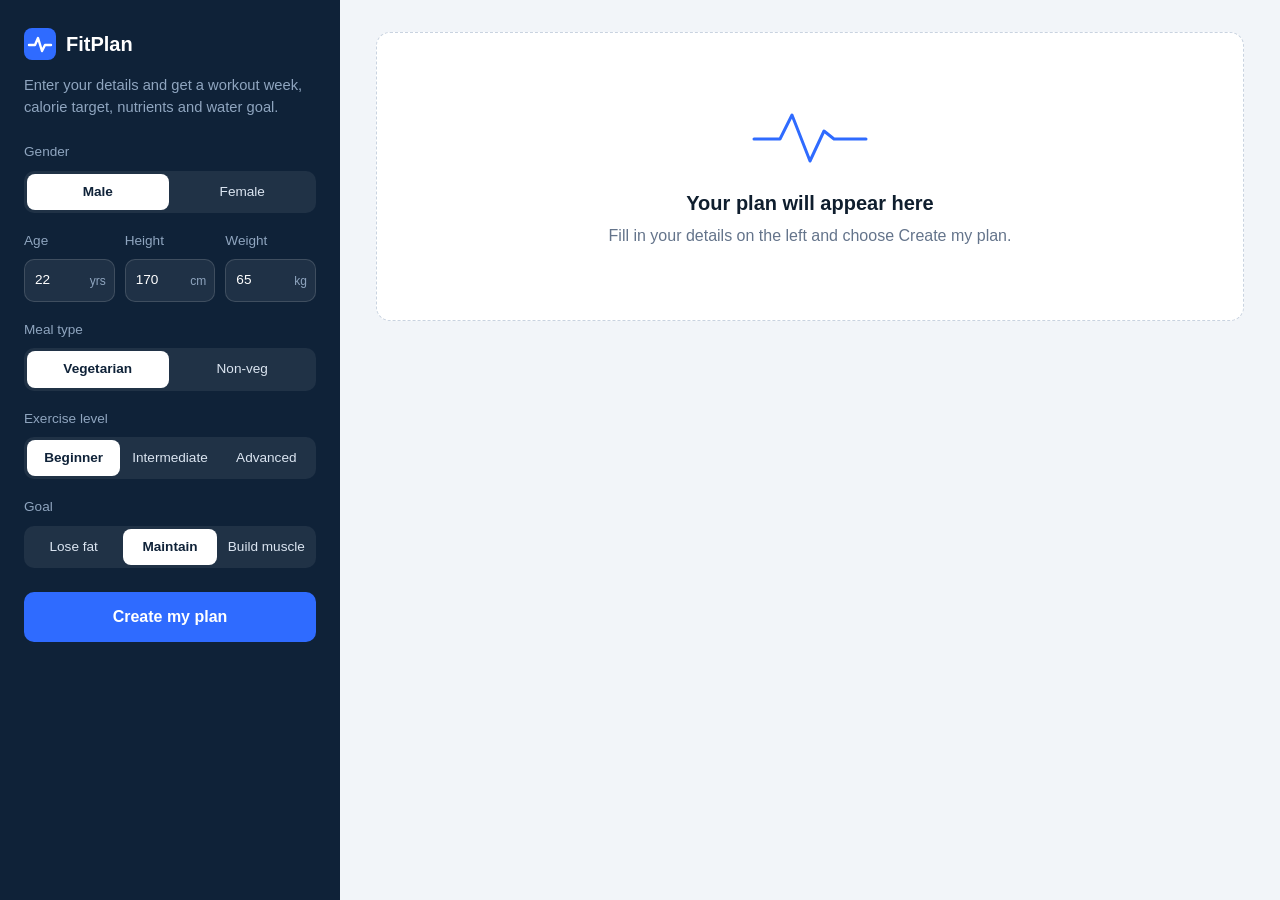
<file: docs/index.html>
<!DOCTYPE html>
<html lang="en">
<head>
<meta charset="UTF-8">
<meta name="viewport" content="width=device-width, initial-scale=1">
<title>FitPlan | Personal fitness planner</title>
<link rel="stylesheet" href="style.css">
</head>
<body>
<div class="app">
  <aside class="side">
    <div class="brand">
      <svg viewBox="0 0 32 32" width="32" height="32" aria-hidden="true">
        <rect width="32" height="32" rx="8" fill="#2F6BFF"/>
        <path d="M5 17h6l3-7 4 13 3-6h6" fill="none" stroke="#fff" stroke-width="2.4" stroke-linecap="round" stroke-linejoin="round"/>
      </svg>
      <span>FitPlan</span>
    </div>
    <p class="side-intro">Enter your details and get a workout week, calorie target, nutrients and water goal.</p>

    <form id="form" novalidate>
      <fieldset>
        <legend>Gender</legend>
        <div class="seg">
          <label><input type="radio" name="gender" value="male" checked><span>Male</span></label>
          <label><input type="radio" name="gender" value="female"><span>Female</span></label>
        </div>
      </fieldset>

      <div class="grid3">
        <label class="field">Age
          <span class="input"><input type="number" name="age" min="14" max="80" value="22" required><i>yrs</i></span>
        </label>
        <label class="field">Height
          <span class="input"><input type="number" name="height_cm" min="120" max="230" value="170" required><i>cm</i></span>
        </label>
        <label class="field">Weight
          <span class="input"><input type="number" name="weight_kg" min="30" max="250" step="0.1" value="65" required><i>kg</i></span>
        </label>
      </div>

      <fieldset>
        <legend>Meal type</legend>
        <div class="seg">
          <label><input type="radio" name="meal_type" value="veg" checked><span>Vegetarian</span></label>
          <label><input type="radio" name="meal_type" value="nonveg"><span>Non-veg</span></label>
        </div>
      </fieldset>

      <fieldset>
        <legend>Exercise level</legend>
        <div class="seg">
          <label><input type="radio" name="intensity" value="beginner" checked><span>Beginner</span></label>
          <label><input type="radio" name="intensity" value="intermediate"><span>Intermediate</span></label>
          <label><input type="radio" name="intensity" value="advanced"><span>Advanced</span></label>
        </div>
      </fieldset>

      <fieldset>
        <legend>Goal</legend>
        <div class="seg">
          <label><input type="radio" name="goal" value="lose"><span>Lose fat</span></label>
          <label><input type="radio" name="goal" value="maintain" checked><span>Maintain</span></label>
          <label><input type="radio" name="goal" value="gain"><span>Build muscle</span></label>
        </div>
      </fieldset>

      <p id="error" class="error" role="alert" hidden></p>
      <button type="submit" class="primary">Create my plan</button>
    </form>
  </aside>

  <main class="main">
    <div id="results" aria-live="polite">
      <section class="empty">
        <svg viewBox="0 0 120 60" width="120" height="60" aria-hidden="true">
          <path d="M4 34h26l12-24 18 46 14-30 10 8h32" fill="none" stroke="#2F6BFF" stroke-width="3" stroke-linecap="round" stroke-linejoin="round"/>
        </svg>
        <h2>Your plan will appear here</h2>
        <p>Fill in your details on the left and choose Create my plan.</p>
      </section>
    </div>
  </main>
</div>
<script src="planner.js"></script>
<script src="script.js"></script>
</body>
</html>
</file>
<file: docs/style.css>
:root {
  --navy: #0f2238;
  --navy-2: #17304c;
  --on-navy: #dbe5f1;
  --on-navy-muted: #8fa5bf;
  --bg: #f2f5f9;
  --card: #ffffff;
  --ink: #0f1e2e;
  --muted: #64748b;
  --line: #e3e8ef;
  --blue: #2f6bff;
  --green: #16a37f;
  --amber: #f2a93b;
  --rose: #e4572e;
  --water: #2aa6d9;
  --radius: 14px;
}
* { box-sizing: border-box; }
body {
  margin: 0; background: var(--bg); color: var(--ink);
  font-family: "Avenir Next", "Helvetica Neue", "Segoe UI", Arial, sans-serif;
  line-height: 1.5; -webkit-font-smoothing: antialiased;
}
h1, h2, h3, p { margin: 0; }

.app { display: grid; grid-template-columns: 340px 1fr; min-height: 100vh; }

/* Sidebar */
.side {
  background: var(--navy); color: var(--on-navy); padding: 28px 24px;
  position: sticky; top: 0; height: 100vh; overflow-y: auto;
}
.brand { display: flex; align-items: center; gap: 10px; font-size: 1.25rem; font-weight: 700; color: #fff; }
.side-intro { margin: 14px 0 24px; color: var(--on-navy-muted); font-size: 0.92rem; }

fieldset { border: 0; padding: 0; margin: 0 0 18px; }
legend { padding: 0; margin-bottom: 8px; font-size: 0.85rem; color: var(--on-navy-muted); }
.seg { display: flex; background: rgba(255,255,255,0.07); border-radius: 10px; padding: 3px; gap: 3px; }
.seg label { flex: 1; }
.seg input { position: absolute; opacity: 0; pointer-events: none; }
.seg span {
  display: block; text-align: center; padding: 8px 4px; border-radius: 8px;
  font-size: 0.85rem; color: var(--on-navy); cursor: pointer; white-space: nowrap;
}
.seg input:checked + span { background: #fff; color: var(--navy); font-weight: 600; }
.seg input:focus-visible + span { outline: 2px solid var(--blue); outline-offset: 1px; }

.grid3 { display: grid; grid-template-columns: repeat(3, 1fr); gap: 10px; margin-bottom: 18px; }
.field { display: block; font-size: 0.85rem; color: var(--on-navy-muted); }
.input { position: relative; display: block; margin-top: 8px; }
.input input {
  width: 100%; padding: 10px 30px 10px 10px; font: inherit; color: #fff;
  background: rgba(255,255,255,0.07); border: 1px solid rgba(255,255,255,0.14); border-radius: 10px;
}
.input input:focus-visible { outline: 2px solid var(--blue); outline-offset: 1px; }
.input i { position: absolute; right: 9px; top: 50%; transform: translateY(-50%); font-style: normal; font-size: 0.75rem; color: var(--on-navy-muted); }

.primary {
  width: 100%; margin-top: 6px; padding: 13px; font: inherit; font-weight: 600; cursor: pointer;
  color: #fff; background: var(--blue); border: 0; border-radius: 10px;
}
.primary:hover { background: #4a7fff; }
.primary:focus-visible { outline: 3px solid #fff; outline-offset: 2px; }
.primary:disabled { opacity: 0.65; cursor: wait; }
.error { color: #ffb4a2; font-size: 0.88rem; margin-bottom: 10px; }

/* Main */
.main { padding: 32px 36px 56px; min-width: 0; }
#results { max-width: 980px; margin: 0 auto; display: grid; gap: 20px; }

.empty {
  background: var(--card); border: 1px dashed #c9d3e0; border-radius: var(--radius);
  padding: 72px 24px; text-align: center; color: var(--muted);
}
.empty h2 { color: var(--ink); margin: 16px 0 6px; font-size: 1.25rem; }

.page-head { display: flex; justify-content: space-between; align-items: flex-start; gap: 16px; }
.page-head h1 { font-size: 1.7rem; letter-spacing: -0.02em; }
.page-head p { color: var(--muted); margin-top: 4px; max-width: 60ch; }
.ghost {
  flex: none; padding: 9px 16px; font: inherit; font-size: 0.9rem; font-weight: 600; cursor: pointer;
  color: var(--ink); background: var(--card); border: 1px solid var(--line); border-radius: 10px;
}
.ghost:hover { border-color: #b9c6d8; }
.ghost:focus-visible { outline: 3px solid var(--blue); outline-offset: 2px; }

.card { background: var(--card); border: 1px solid var(--line); border-radius: var(--radius); padding: 22px; }
.card-head { margin-bottom: 16px; }
.card-head h2 { font-size: 1.05rem; }
.card-head p { color: var(--muted); font-size: 0.88rem; margin-top: 2px; }

.kpis { display: grid; grid-template-columns: repeat(3, 1fr); gap: 20px; }
.kpi-label { font-size: 0.9rem; color: var(--muted); margin-bottom: 14px; }

/* Calories donut */
.donut-wrap { position: relative; width: 150px; height: 150px; margin: 0 auto 10px; }
.donut { width: 100%; height: 100%; }
.donut-center { position: absolute; inset: 0; display: grid; place-content: center; text-align: center; }
.donut-center b { font-size: 1.9rem; letter-spacing: -0.02em; line-height: 1; }
.donut-center span { font-size: 0.78rem; color: var(--muted); }
.legend { display: flex; justify-content: center; gap: 14px; font-size: 0.82rem; color: var(--muted); flex-wrap: wrap; }
.dot { display: inline-block; width: 9px; height: 9px; border-radius: 50%; margin-right: 5px; }

/* Water */
.water-body { display: flex; align-items: flex-end; gap: 18px; }
.tank { width: 54px; height: 150px; border: 2px solid var(--line); border-radius: 10px 10px 14px 14px; position: relative; overflow: hidden; background: #f7fafc; flex: none; }
.tank-fill { position: absolute; left: 0; right: 0; bottom: 0; height: 0; background: linear-gradient(var(--water), #1a86b8); transition: height 0.9s ease; }
.big { font-size: 2.4rem; font-weight: 700; letter-spacing: -0.03em; line-height: 1; }
.big small { font-size: 0.95rem; font-weight: 500; color: var(--muted); margin-left: 4px; }
.sub { color: var(--muted); font-size: 0.86rem; margin-top: 8px; }

/* BMI */
.bmi-scale { position: relative; height: 10px; border-radius: 5px; display: flex; overflow: visible; margin: 26px 0 8px; }
.bmi-scale div:nth-child(1) { background: #7fb2f0; border-radius: 5px 0 0 5px; }
.bmi-scale div:nth-child(2) { background: var(--green); }
.bmi-scale div:nth-child(3) { background: var(--amber); }
.bmi-scale div:nth-child(4) { background: var(--rose); border-radius: 0 5px 5px 0; }
.bmi-marker {
  position: absolute; top: -7px; width: 4px; height: 24px; background: var(--ink); border-radius: 2px;
  transform: translateX(-50%); left: 0; transition: left 0.9s ease;
}
.bmi-ticks { display: flex; justify-content: space-between; font-size: 0.72rem; color: var(--muted); }

/* Macros */
.macros { display: grid; grid-template-columns: repeat(4, 1fr); gap: 16px; }
.macro b { font-size: 1.5rem; letter-spacing: -0.02em; }
.macro b small { font-size: 0.85rem; color: var(--muted); font-weight: 500; margin-left: 2px; }
.macro .name { font-size: 0.88rem; color: var(--muted); display: flex; align-items: center; margin-bottom: 4px; }
.track { height: 6px; background: #edf1f6; border-radius: 3px; margin-top: 10px; overflow: hidden; }
.track div { height: 100%; border-radius: 3px; }
.foot { margin-top: 16px; font-size: 0.86rem; color: var(--muted); }

/* Workout */
.days { display: grid; grid-template-columns: repeat(7, 1fr); gap: 8px; margin-bottom: 18px; }
.day {
  font: inherit; text-align: center; padding: 10px 4px 8px; cursor: pointer; color: var(--ink);
  background: #f6f8fb; border: 1px solid var(--line); border-radius: 10px;
}
.day:focus-visible { outline: 3px solid var(--blue); outline-offset: 2px; }
.day b { display: block; font-size: 0.9rem; }
.day .bar { display: block; height: 28px; margin: 8px auto 0; width: 10px; background: #e5eaf1; border-radius: 5px; position: relative; overflow: hidden; }
.day .bar i { position: absolute; left: 0; right: 0; bottom: 0; background: var(--blue); border-radius: 5px; }
.day small { display: block; margin-top: 4px; font-size: 0.72rem; color: var(--muted); }
.day[aria-selected="true"] { background: var(--navy); color: #fff; border-color: var(--navy); }
.day[aria-selected="true"] small { color: var(--on-navy-muted); }
.day[aria-selected="true"] .bar { background: rgba(255,255,255,0.18); }
.day[aria-selected="true"] .bar i { background: #fff; }
.today-tag { color: var(--blue); font-weight: 600; }

.day-detail h3 { font-size: 1.15rem; }
.day-detail .meta { color: var(--muted); font-size: 0.88rem; margin: 2px 0 12px; }
.ex-list { list-style: none; margin: 0; padding: 0; display: grid; grid-template-columns: 1fr 1fr; gap: 8px; }
.ex-list li { background: #f6f8fb; border: 1px solid var(--line); border-radius: 10px; padding: 10px 12px; font-size: 0.92rem; }

/* Meals */
.meals { display: grid; grid-template-columns: repeat(4, 1fr); gap: 14px; }
.meal { border: 1px solid var(--line); border-radius: 12px; padding: 14px; background: #fbfcfe; }
.meal h3 { font-size: 0.95rem; }
.meal .kcal { font-size: 1.3rem; font-weight: 700; margin: 2px 0 8px; letter-spacing: -0.02em; }
.meal .kcal small { font-size: 0.78rem; color: var(--muted); font-weight: 500; }
.meal p { font-size: 0.86rem; color: var(--muted); }

/* Nutrients */
.nutrients { display: grid; grid-template-columns: repeat(2, 1fr); gap: 12px; }
.nut { display: grid; grid-template-columns: 1fr auto; gap: 2px 12px; border: 1px solid var(--line); border-radius: 12px; padding: 12px 14px; }
.nut h3 { font-size: 0.95rem; }
.nut b { font-size: 1.05rem; text-align: right; }
.nut p { grid-column: 1 / -1; font-size: 0.84rem; color: var(--muted); }

.note { font-size: 0.82rem; color: var(--muted); text-align: center; }

/* Responsive */
@media (max-width: 1100px) {
  .kpis { grid-template-columns: 1fr; }
  .macros, .meals { grid-template-columns: repeat(2, 1fr); }
}
@media (max-width: 860px) {
  .app { grid-template-columns: 1fr; }
  .side { position: static; height: auto; }
  .main { padding: 20px 16px 40px; }
}
@media (max-width: 560px) {
  .nutrients, .ex-list { grid-template-columns: 1fr; }
  .days { grid-template-columns: repeat(4, 1fr); }
  .page-head { flex-direction: column; }
}
@media (prefers-reduced-motion: reduce) {
  .tank-fill, .bmi-marker { transition: none; }
}
@media print {
  .side, .ghost { display: none; }
  .app { display: block; }
  body, .main { background: #fff; padding: 0; }
  .card { break-inside: avoid; }
}
</file>
<file: static/style.css>
:root {
  --navy: #0f2238;
  --navy-2: #17304c;
  --on-navy: #dbe5f1;
  --on-navy-muted: #8fa5bf;
  --bg: #f2f5f9;
  --card: #ffffff;
  --ink: #0f1e2e;
  --muted: #64748b;
  --line: #e3e8ef;
  --blue: #2f6bff;
  --green: #16a37f;
  --amber: #f2a93b;
  --rose: #e4572e;
  --water: #2aa6d9;
  --radius: 14px;
}
* { box-sizing: border-box; }
body {
  margin: 0; background: var(--bg); color: var(--ink);
  font-family: "Avenir Next", "Helvetica Neue", "Segoe UI", Arial, sans-serif;
  line-height: 1.5; -webkit-font-smoothing: antialiased;
}
h1, h2, h3, p { margin: 0; }

.app { display: grid; grid-template-columns: 340px 1fr; min-height: 100vh; }

/* Sidebar */
.side {
  background: var(--navy); color: var(--on-navy); padding: 28px 24px;
  position: sticky; top: 0; height: 100vh; overflow-y: auto;
}
.brand { display: flex; align-items: center; gap: 10px; font-size: 1.25rem; font-weight: 700; color: #fff; }
.side-intro { margin: 14px 0 24px; color: var(--on-navy-muted); font-size: 0.92rem; }

fieldset { border: 0; padding: 0; margin: 0 0 18px; }
legend { padding: 0; margin-bottom: 8px; font-size: 0.85rem; color: var(--on-navy-muted); }
.seg { display: flex; background: rgba(255,255,255,0.07); border-radius: 10px; padding: 3px; gap: 3px; }
.seg label { flex: 1; }
.seg input { position: absolute; opacity: 0; pointer-events: none; }
.seg span {
  display: block; text-align: center; padding: 8px 4px; border-radius: 8px;
  font-size: 0.85rem; color: var(--on-navy); cursor: pointer; white-space: nowrap;
}
.seg input:checked + span { background: #fff; color: var(--navy); font-weight: 600; }
.seg input:focus-visible + span { outline: 2px solid var(--blue); outline-offset: 1px; }

.grid3 { display: grid; grid-template-columns: repeat(3, 1fr); gap: 10px; margin-bottom: 18px; }
.field { display: block; font-size: 0.85rem; color: var(--on-navy-muted); }
.input { position: relative; display: block; margin-top: 8px; }
.input input {
  width: 100%; padding: 10px 30px 10px 10px; font: inherit; color: #fff;
  background: rgba(255,255,255,0.07); border: 1px solid rgba(255,255,255,0.14); border-radius: 10px;
}
.input input:focus-visible { outline: 2px solid var(--blue); outline-offset: 1px; }
.input i { position: absolute; right: 9px; top: 50%; transform: translateY(-50%); font-style: normal; font-size: 0.75rem; color: var(--on-navy-muted); }

.primary {
  width: 100%; margin-top: 6px; padding: 13px; font: inherit; font-weight: 600; cursor: pointer;
  color: #fff; background: var(--blue); border: 0; border-radius: 10px;
}
.primary:hover { background: #4a7fff; }
.primary:focus-visible { outline: 3px solid #fff; outline-offset: 2px; }
.primary:disabled { opacity: 0.65; cursor: wait; }
.error { color: #ffb4a2; font-size: 0.88rem; margin-bottom: 10px; }

/* Main */
.main { padding: 32px 36px 56px; min-width: 0; }
#results { max-width: 980px; margin: 0 auto; display: grid; gap: 20px; }

.empty {
  background: var(--card); border: 1px dashed #c9d3e0; border-radius: var(--radius);
  padding: 72px 24px; text-align: center; color: var(--muted);
}
.empty h2 { color: var(--ink); margin: 16px 0 6px; font-size: 1.25rem; }

.page-head { display: flex; justify-content: space-between; align-items: flex-start; gap: 16px; }
.page-head h1 { font-size: 1.7rem; letter-spacing: -0.02em; }
.page-head p { color: var(--muted); margin-top: 4px; max-width: 60ch; }
.ghost {
  flex: none; padding: 9px 16px; font: inherit; font-size: 0.9rem; font-weight: 600; cursor: pointer;
  color: var(--ink); background: var(--card); border: 1px solid var(--line); border-radius: 10px;
}
.ghost:hover { border-color: #b9c6d8; }
.ghost:focus-visible { outline: 3px solid var(--blue); outline-offset: 2px; }

.card { background: var(--card); border: 1px solid var(--line); border-radius: var(--radius); padding: 22px; }
.card-head { margin-bottom: 16px; }
.card-head h2 { font-size: 1.05rem; }
.card-head p { color: var(--muted); font-size: 0.88rem; margin-top: 2px; }

.kpis { display: grid; grid-template-columns: repeat(3, 1fr); gap: 20px; }
.kpi-label { font-size: 0.9rem; color: var(--muted); margin-bottom: 14px; }

/* Calories donut */
.donut-wrap { position: relative; width: 150px; height: 150px; margin: 0 auto 10px; }
.donut { width: 100%; height: 100%; }
.donut-center { position: absolute; inset: 0; display: grid; place-content: center; text-align: center; }
.donut-center b { font-size: 1.9rem; letter-spacing: -0.02em; line-height: 1; }
.donut-center span { font-size: 0.78rem; color: var(--muted); }
.legend { display: flex; justify-content: center; gap: 14px; font-size: 0.82rem; color: var(--muted); flex-wrap: wrap; }
.dot { display: inline-block; width: 9px; height: 9px; border-radius: 50%; margin-right: 5px; }

/* Water */
.water-body { display: flex; align-items: flex-end; gap: 18px; }
.tank { width: 54px; height: 150px; border: 2px solid var(--line); border-radius: 10px 10px 14px 14px; position: relative; overflow: hidden; background: #f7fafc; flex: none; }
.tank-fill { position: absolute; left: 0; right: 0; bottom: 0; height: 0; background: linear-gradient(var(--water), #1a86b8); transition: height 0.9s ease; }
.big { font-size: 2.4rem; font-weight: 700; letter-spacing: -0.03em; line-height: 1; }
.big small { font-size: 0.95rem; font-weight: 500; color: var(--muted); margin-left: 4px; }
.sub { color: var(--muted); font-size: 0.86rem; margin-top: 8px; }

/* BMI */
.bmi-scale { position: relative; height: 10px; border-radius: 5px; display: flex; overflow: visible; margin: 26px 0 8px; }
.bmi-scale div:nth-child(1) { background: #7fb2f0; border-radius: 5px 0 0 5px; }
.bmi-scale div:nth-child(2) { background: var(--green); }
.bmi-scale div:nth-child(3) { background: var(--amber); }
.bmi-scale div:nth-child(4) { background: var(--rose); border-radius: 0 5px 5px 0; }
.bmi-marker {
  position: absolute; top: -7px; width: 4px; height: 24px; background: var(--ink); border-radius: 2px;
  transform: translateX(-50%); left: 0; transition: left 0.9s ease;
}
.bmi-ticks { display: flex; justify-content: space-between; font-size: 0.72rem; color: var(--muted); }

/* Macros */
.macros { display: grid; grid-template-columns: repeat(4, 1fr); gap: 16px; }
.macro b { font-size: 1.5rem; letter-spacing: -0.02em; }
.macro b small { font-size: 0.85rem; color: var(--muted); font-weight: 500; margin-left: 2px; }
.macro .name { font-size: 0.88rem; color: var(--muted); display: flex; align-items: center; margin-bottom: 4px; }
.track { height: 6px; background: #edf1f6; border-radius: 3px; margin-top: 10px; overflow: hidden; }
.track div { height: 100%; border-radius: 3px; }
.foot { margin-top: 16px; font-size: 0.86rem; color: var(--muted); }

/* Workout */
.days { display: grid; grid-template-columns: repeat(7, 1fr); gap: 8px; margin-bottom: 18px; }
.day {
  font: inherit; text-align: center; padding: 10px 4px 8px; cursor: pointer; color: var(--ink);
  background: #f6f8fb; border: 1px solid var(--line); border-radius: 10px;
}
.day:focus-visible { outline: 3px solid var(--blue); outline-offset: 2px; }
.day b { display: block; font-size: 0.9rem; }
.day .bar { display: block; height: 28px; margin: 8px auto 0; width: 10px; background: #e5eaf1; border-radius: 5px; position: relative; overflow: hidden; }
.day .bar i { position: absolute; left: 0; right: 0; bottom: 0; background: var(--blue); border-radius: 5px; }
.day small { display: block; margin-top: 4px; font-size: 0.72rem; color: var(--muted); }
.day[aria-selected="true"] { background: var(--navy); color: #fff; border-color: var(--navy); }
.day[aria-selected="true"] small { color: var(--on-navy-muted); }
.day[aria-selected="true"] .bar { background: rgba(255,255,255,0.18); }
.day[aria-selected="true"] .bar i { background: #fff; }
.today-tag { color: var(--blue); font-weight: 600; }

.day-detail h3 { font-size: 1.15rem; }
.day-detail .meta { color: var(--muted); font-size: 0.88rem; margin: 2px 0 12px; }
.ex-list { list-style: none; margin: 0; padding: 0; display: grid; grid-template-columns: 1fr 1fr; gap: 8px; }
.ex-list li { background: #f6f8fb; border: 1px solid var(--line); border-radius: 10px; padding: 10px 12px; font-size: 0.92rem; }

/* Meals */
.meals { display: grid; grid-template-columns: repeat(4, 1fr); gap: 14px; }
.meal { border: 1px solid var(--line); border-radius: 12px; padding: 14px; background: #fbfcfe; }
.meal h3 { font-size: 0.95rem; }
.meal .kcal { font-size: 1.3rem; font-weight: 700; margin: 2px 0 8px; letter-spacing: -0.02em; }
.meal .kcal small { font-size: 0.78rem; color: var(--muted); font-weight: 500; }
.meal p { font-size: 0.86rem; color: var(--muted); }

/* Nutrients */
.nutrients { display: grid; grid-template-columns: repeat(2, 1fr); gap: 12px; }
.nut { display: grid; grid-template-columns: 1fr auto; gap: 2px 12px; border: 1px solid var(--line); border-radius: 12px; padding: 12px 14px; }
.nut h3 { font-size: 0.95rem; }
.nut b { font-size: 1.05rem; text-align: right; }
.nut p { grid-column: 1 / -1; font-size: 0.84rem; color: var(--muted); }

.note { font-size: 0.82rem; color: var(--muted); text-align: center; }

/* Responsive */
@media (max-width: 1100px) {
  .kpis { grid-template-columns: 1fr; }
  .macros, .meals { grid-template-columns: repeat(2, 1fr); }
}
@media (max-width: 860px) {
  .app { grid-template-columns: 1fr; }
  .side { position: static; height: auto; }
  .main { padding: 20px 16px 40px; }
}
@media (max-width: 560px) {
  .nutrients, .ex-list { grid-template-columns: 1fr; }
  .days { grid-template-columns: repeat(4, 1fr); }
  .page-head { flex-direction: column; }
}
@media (prefers-reduced-motion: reduce) {
  .tank-fill, .bmi-marker { transition: none; }
}
@media print {
  .side, .ghost { display: none; }
  .app { display: block; }
  body, .main { background: #fff; padding: 0; }
  .card { break-inside: avoid; }
}
</file>
